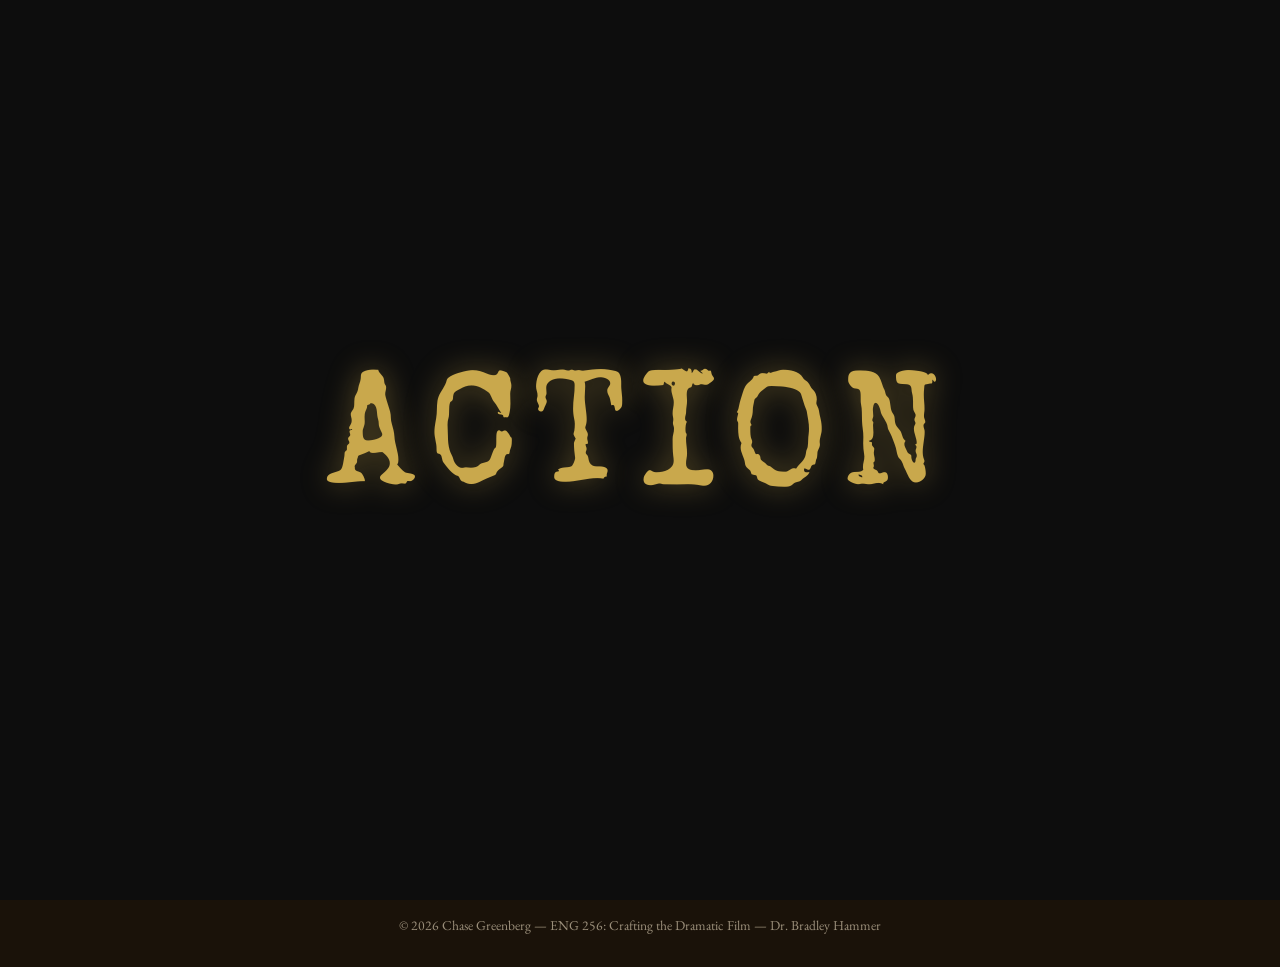
<file: index.html>
<!DOCTYPE html>
<html lang="en">
<head>
  <meta charset="UTF-8">
  <meta name="viewport" content="width=device-width, initial-scale=1.0">
  <title>Chase Greenberg | Film Portfolio</title>
  <link rel="stylesheet" href="style.css">
  <style>
    .hero { visibility: hidden; }
  </style>
</head>
<body>

  <!-- Countdown overlay - in HTML so it appears instantly -->
  <div class="countdown-overlay" id="countdown-overlay">
    <div class="countdown-number" id="countdown-number"></div>
    <div class="countdown-circle" id="countdown-circle"></div>
  </div>

  <nav>
    <div class="nav-inner">
      <a href="index.html" class="logo">Chase Greenberg</a>
      <div class="hamburger" onclick="document.querySelector('.nav-links').classList.toggle('open')">
        <span></span><span></span><span></span>
      </div>
      <div class="nav-links">
        <a href="index.html" class="active">Home</a>
        <a href="about.html">About Me</a>
        <a href="resume.html">Resume</a>
        <a href="film-statement.html">Film Statement</a>
        <a href="films.html">Films</a>
        <a href="quotes.html">Quotes</a>
        <a href="interviews.html">Interviews</a>
        <a href="discussion.html">Forum</a>
        <a href="https://www.linkedin.com/in/chase-greenberg-495a88257/" target="_blank">LinkedIn</a>
      </div>
    </div>
  </nav>

  <section class="hero">
    <div class="poster-frame">
      <img src="images/hit-me-poster.png" alt="Hit Me - Film Poster">
    </div>
    <h1>Chase Greenberg</h1>
    <p class="tagline">Visual Architect &bull; Storyteller &bull; Filmmaker</p>
    <a href="about.html" class="enter-btn">Enter the Portfolio</a>
  </section>

  <footer>
    <p>&copy; 2026 Chase Greenberg &mdash; ENG 256: Crafting the Dramatic Film &mdash; Dr. Bradley Hammer</p>
  </footer>

  <script>
    // Countdown runs inline - no waiting for external scripts
    (function() {
      var overlay = document.getElementById('countdown-overlay');
      var numEl = document.getElementById('countdown-number');
      var circle = document.getElementById('countdown-circle');
      var hero = document.querySelector('.hero');

      var sequence = [
        { text: '3', delay: 450 },
        { text: '2', delay: 450 },
        { text: '1', delay: 450 },
        { text: 'ACTION', delay: 1000 }
      ];
      var idx = 0;

      function showNext() {
        if (idx >= sequence.length) {
          overlay.classList.add('countdown-fade-out');
          hero.style.visibility = 'visible';
          hero.classList.add('hero-reveal');
          setTimeout(function() { overlay.remove(); }, 600);
          return;
        }

        var step = sequence[idx];
        numEl.textContent = step.text;
        numEl.classList.remove('countdown-pop');
        void numEl.offsetWidth;
        numEl.classList.add('countdown-pop');

        if (step.text === 'ACTION') {
          numEl.classList.add('action-text');
        } else {
          numEl.classList.remove('action-text');
        }

        circle.classList.remove('countdown-circle-animate');
        void circle.offsetWidth;
        circle.classList.add('countdown-circle-animate');

        idx++;
        setTimeout(showNext, step.delay);
      }

      showNext();
    })();
  </script>
  <script src="animations.js"></script>
</body>
</html>
</file>
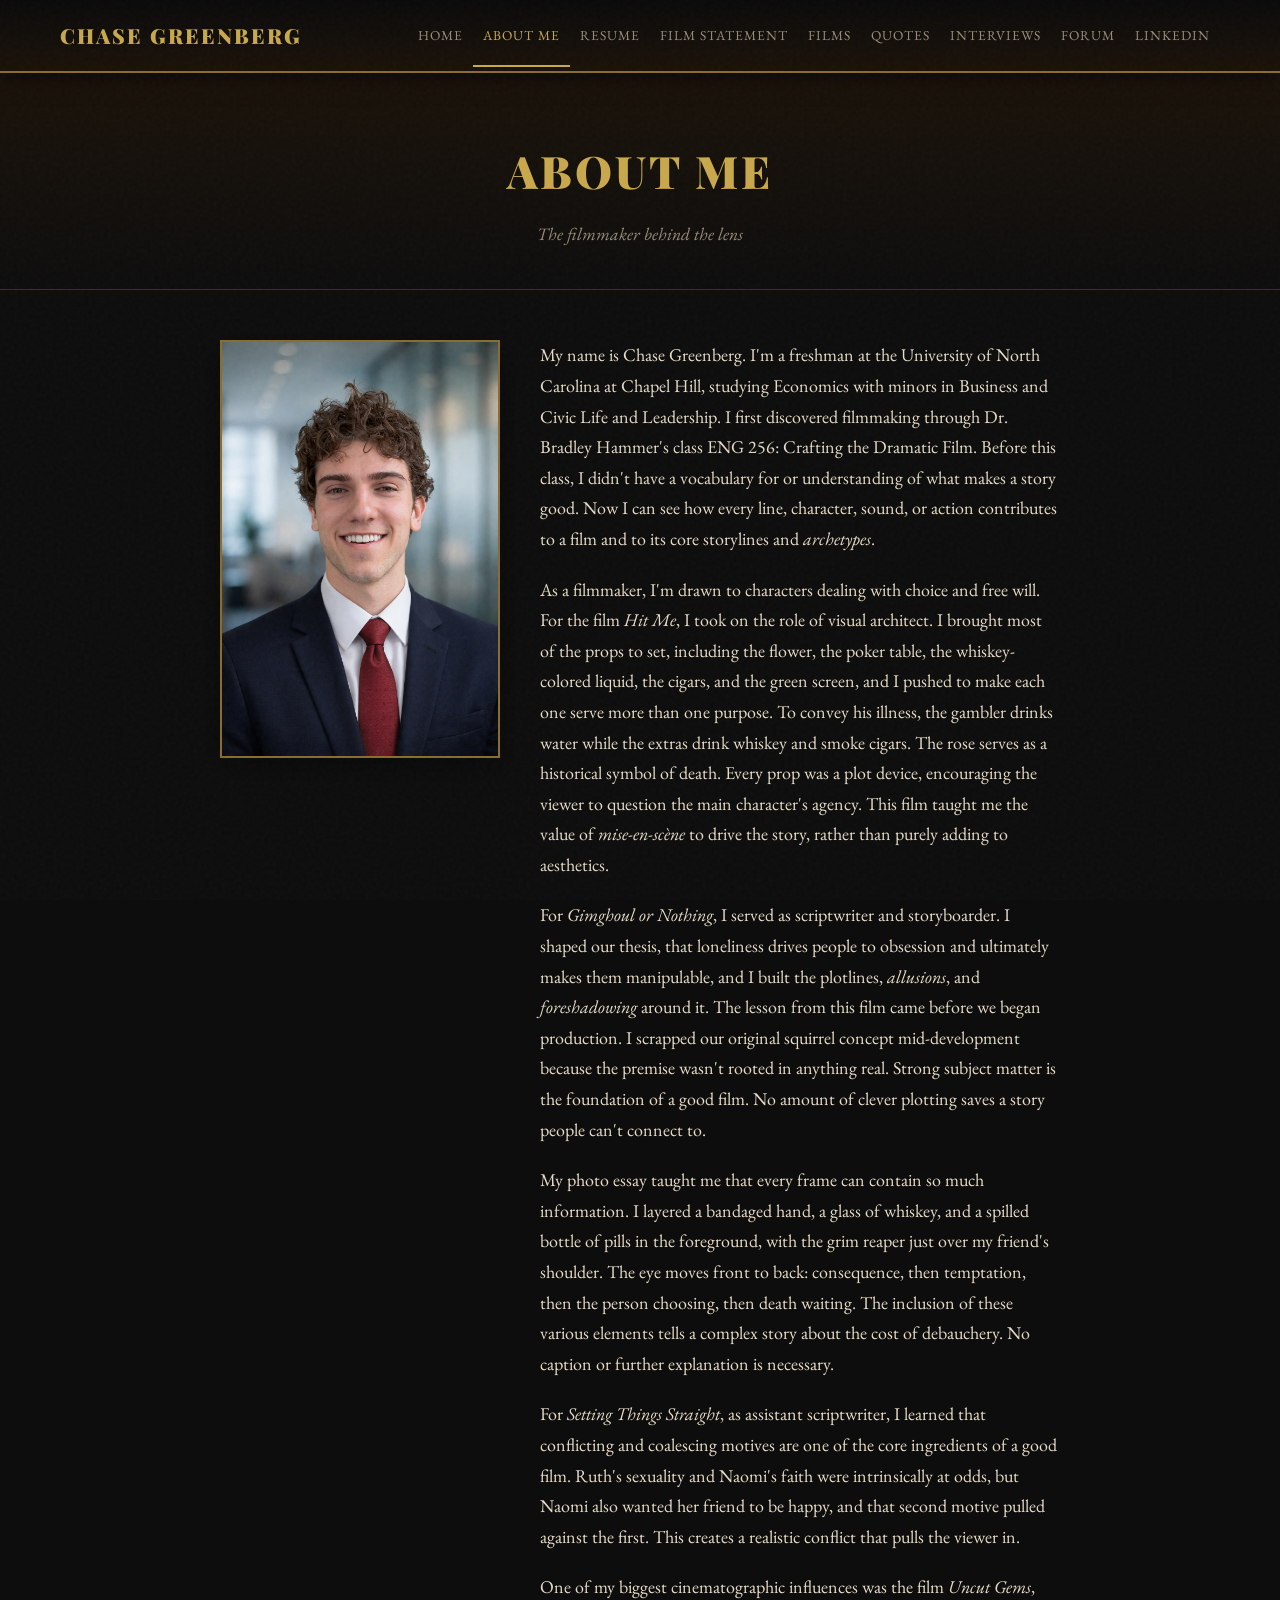
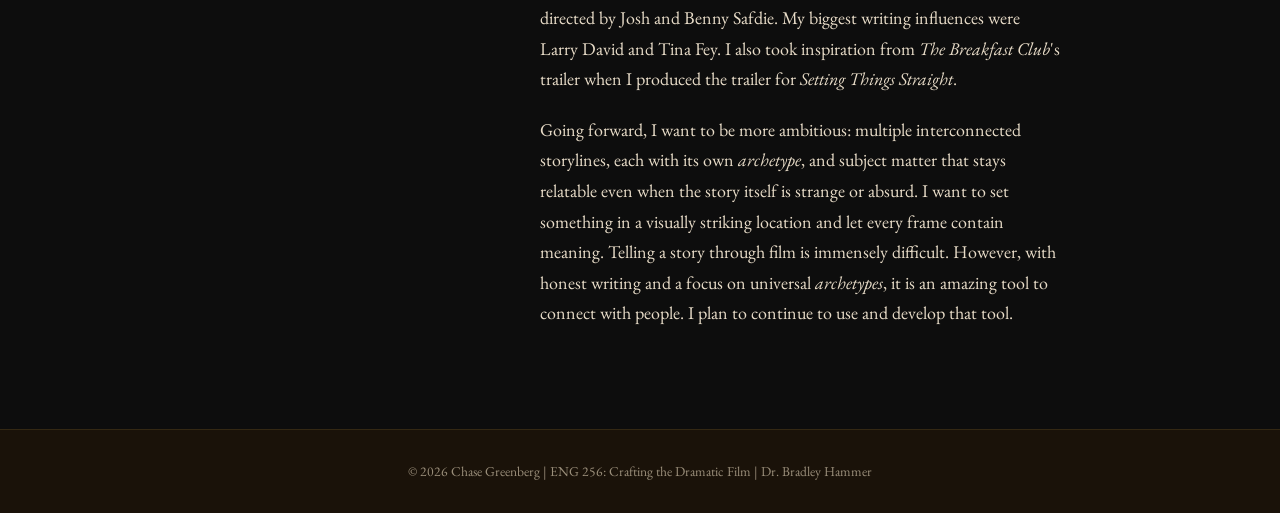
<file: about.html>
<!DOCTYPE html>
<html lang="en">
<head>
  <meta charset="UTF-8">
  <meta name="viewport" content="width=device-width, initial-scale=1.0">
  <title>About Me | Chase Greenberg</title>
  <link rel="stylesheet" href="style.css">
</head>
<body>

  <nav>
    <div class="nav-inner">
      <a href="index.html" class="logo">Chase Greenberg</a>
      <div class="hamburger" onclick="document.querySelector('.nav-links').classList.toggle('open')">
        <span></span><span></span><span></span>
      </div>
      <div class="nav-links">
        <a href="index.html">Home</a>
        <a href="about.html" class="active">About Me</a>
        <a href="resume.html">Resume</a>
        <a href="film-statement.html">Film Statement</a>
        <a href="films.html">Films</a>
        <a href="quotes.html">Quotes</a>
        <a href="interviews.html">Interviews</a>
        <a href="discussion.html">Forum</a>
        <a href="https://www.linkedin.com/in/chase-greenberg-495a88257/" target="_blank">LinkedIn</a>
      </div>
    </div>
  </nav>

  <div class="page-header">
    <h1>About Me</h1>
    <p class="subtitle">The filmmaker behind the lens</p>
  </div>

  <div class="content">
    <div class="about-grid">
      <img src="images/headshot.png" alt="Chase Greenberg headshot" class="about-photo">
      <div>
        <p>My name is Chase Greenberg. I'm a freshman at the University of North Carolina at Chapel Hill, studying Economics with minors in Business and Civic Life and Leadership. I first discovered filmmaking through Dr. Bradley Hammer's class ENG 256: Crafting the Dramatic Film. Before this class, I didn't have a vocabulary for or understanding of what makes a story good. Now I can see how every line, character, sound, or action contributes to a film and to its core storylines and <em>archetypes</em>.</p>

        <p>As a filmmaker, I'm drawn to characters dealing with choice and free will. For the film <em>Hit Me</em>, I took on the role of visual architect. I brought most of the props to set, including the flower, the poker table, the whiskey-colored liquid, the cigars, and the green screen, and I pushed to make each one serve more than one purpose. To convey his illness, the gambler drinks water while the extras drink whiskey and smoke cigars. The rose serves as a historical symbol of death. Every prop was a plot device, encouraging the viewer to question the main character's agency. This film taught me the value of <em>mise-en-sc&egrave;ne</em> to drive the story, rather than purely adding to aesthetics.</p>

        <p>For <em>Gimghoul or Nothing</em>, I served as scriptwriter and storyboarder. I shaped our thesis, that loneliness drives people to obsession and ultimately makes them manipulable, and I built the plotlines, <em>allusions</em>, and <em>foreshadowing</em> around it. The lesson from this film came before we began production. I scrapped our original squirrel concept mid-development because the premise wasn't rooted in anything real. Strong subject matter is the foundation of a good film. No amount of clever plotting saves a story people can't connect to.</p>

        <p>My photo essay taught me that every frame can contain so much information. I layered a bandaged hand, a glass of whiskey, and a spilled bottle of pills in the foreground, with the grim reaper just over my friend's shoulder. The eye moves front to back: consequence, then temptation, then the person choosing, then death waiting. The inclusion of these various elements tells a complex story about the cost of debauchery. No caption or further explanation is necessary.</p>

        <p>For <em>Setting Things Straight</em>, as assistant scriptwriter, I learned that conflicting and coalescing motives are one of the core ingredients of a good film. Ruth's sexuality and Naomi's faith were intrinsically at odds, but Naomi also wanted her friend to be happy, and that second motive pulled against the first. This creates a realistic conflict that pulls the viewer in.</p>

        <p>One of my biggest cinematographic influences was the film <em>Uncut Gems</em>, directed by Josh and Benny Safdie. My biggest writing influences were Larry David and Tina Fey. I also took inspiration from <em>The Breakfast Club</em>'s trailer when I produced the trailer for <em>Setting Things Straight</em>.</p>

        <p>Going forward, I want to be more ambitious: multiple interconnected storylines, each with its own <em>archetype</em>, and subject matter that stays relatable even when the story itself is strange or absurd. I want to set something in a visually striking location and let every frame contain meaning. Telling a story through film is immensely difficult. However, with honest writing and a focus on universal <em>archetypes</em>, it is an amazing tool to connect with people. I plan to continue to use and develop that tool.</p>
      </div>
    </div>
  </div>

  <footer>
    <p>&copy; 2026 Chase Greenberg | ENG 256: Crafting the Dramatic Film | Dr. Bradley Hammer</p>
  </footer>

  <script src="animations.js"></script>
</body>
</html>
</file>
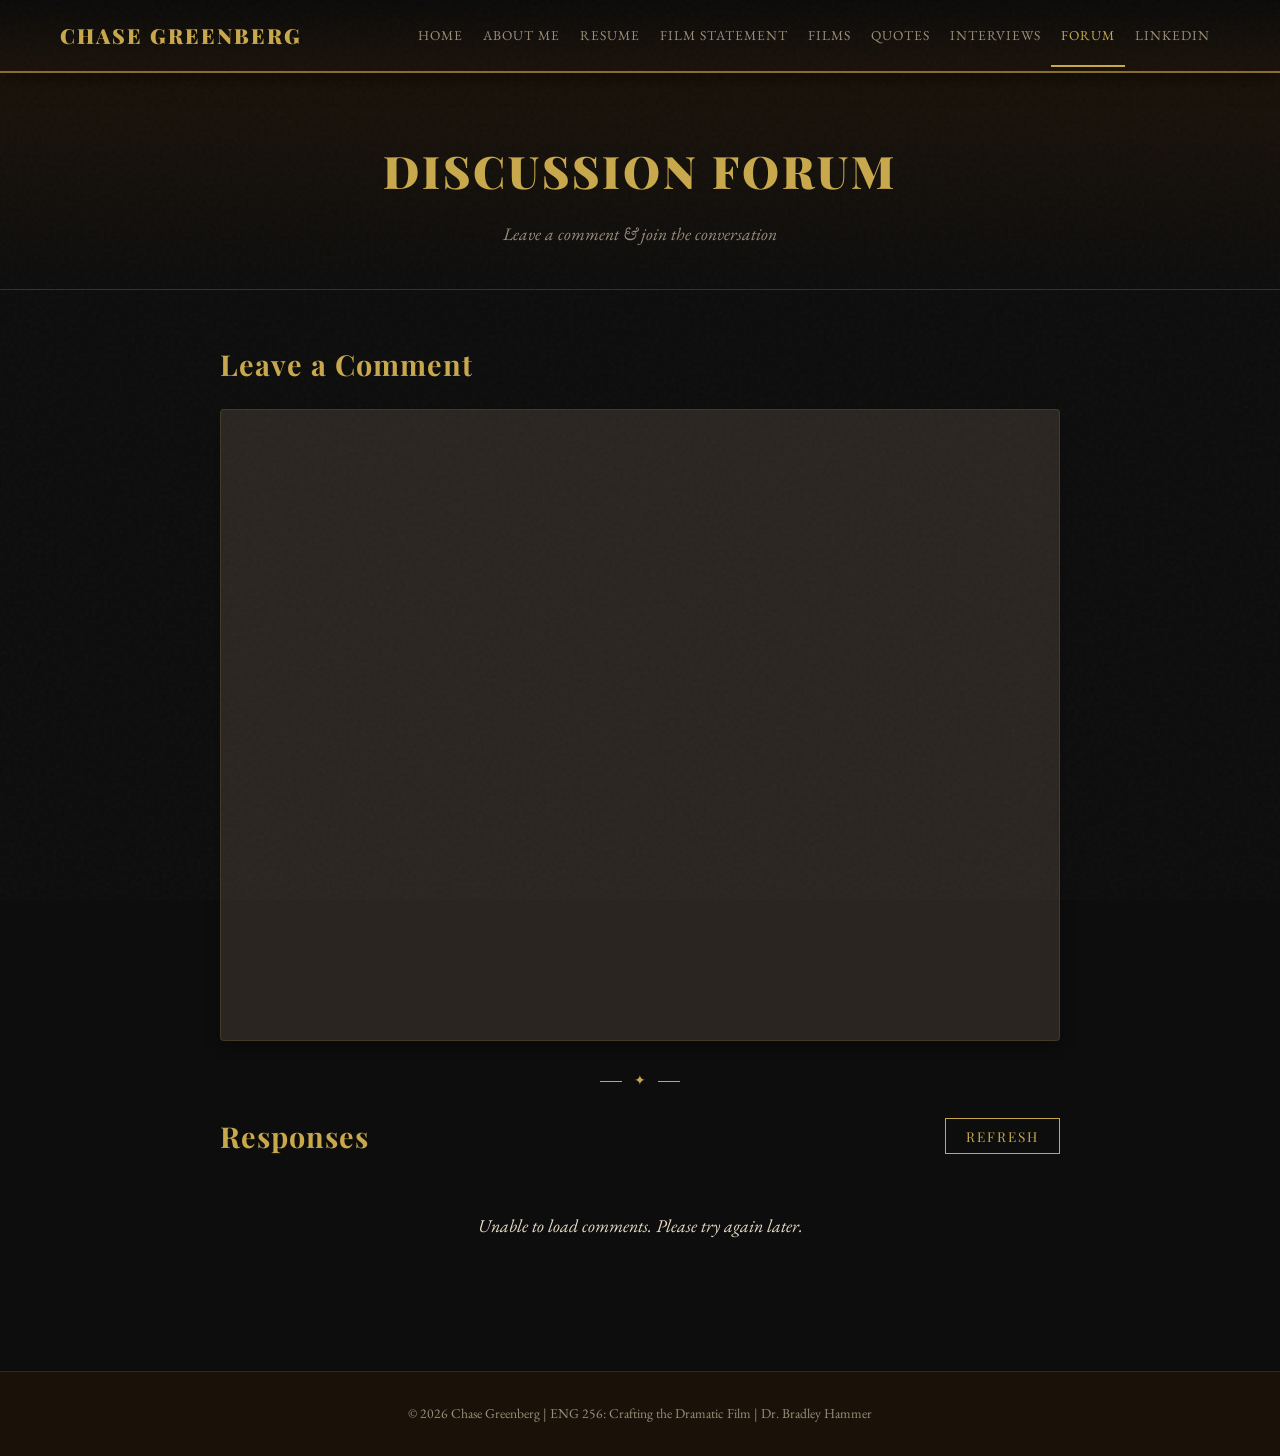
<file: discussion.html>
<!DOCTYPE html>
<html lang="en">
<head>
  <meta charset="UTF-8">
  <meta name="viewport" content="width=device-width, initial-scale=1.0">
  <title>Discussion Forum | Chase Greenberg</title>
  <link rel="stylesheet" href="style.css">
  <style>
    .form-container {
      background: var(--warm-gray);
      border: 1px solid rgba(201, 168, 76, 0.15);
      border-radius: 4px;
      padding: 10px;
      margin-bottom: 40px;
      box-shadow: 0 4px 15px rgba(0,0,0,0.3);
    }
    .form-container iframe {
      width: 100%;
      border: none;
      border-radius: 4px;
    }
    .loading-msg {
      text-align: center;
      color: var(--text-muted);
      font-style: italic;
      padding: 30px;
    }
    .no-posts {
      text-align: center;
      color: var(--text-muted);
      font-style: italic;
      padding: 30px;
    }
  </style>
</head>
<body>

  <nav>
    <div class="nav-inner">
      <a href="index.html" class="logo">Chase Greenberg</a>
      <div class="hamburger" onclick="document.querySelector('.nav-links').classList.toggle('open')">
        <span></span><span></span><span></span>
      </div>
      <div class="nav-links">
        <a href="index.html">Home</a>
        <a href="about.html">About Me</a>
        <a href="resume.html">Resume</a>
        <a href="film-statement.html">Film Statement</a>
        <a href="films.html">Films</a>
        <a href="quotes.html">Quotes</a>
        <a href="interviews.html">Interviews</a>
        <a href="discussion.html" class="active">Forum</a>
        <a href="https://www.linkedin.com/in/chase-greenberg-495a88257/" target="_blank">LinkedIn</a>
      </div>
    </div>
  </nav>

  <div class="page-header">
    <h1>Discussion Forum</h1>
    <p class="subtitle">Leave a comment &amp; join the conversation</p>
  </div>

  <div class="content">

    <h2>Leave a Comment</h2>
    <div class="form-container">
      <iframe src="https://docs.google.com/forms/d/e/1FAIpQLScQ_e_1FWiyJayqxvwGYOoNOvcFgq4pxeWiJKsa4YHnAmuB7w/viewform?embedded=true" height="600" title="Discussion Board Comment Form">Loading...</iframe>
    </div>

    <div class="divider"></div>

    <div style="display: flex; align-items: center; justify-content: space-between; margin-bottom: 20px;">
      <h2 style="margin-bottom: 0;">Responses</h2>
      <button onclick="loadResponses()" style="padding: 8px 20px; font-family: 'Playfair Display', serif; font-size: 0.85rem; letter-spacing: 2px; text-transform: uppercase; color: var(--gold); border: 1px solid var(--gold); background: transparent; cursor: pointer; transition: all 0.3s;" onmouseover="this.style.background='var(--gold)';this.style.color='var(--dark)'" onmouseout="this.style.background='transparent';this.style.color='var(--gold)'">Refresh</button>
    </div>
    <div id="responses-container">
      <p class="loading-msg">Loading comments...</p>
    </div>

  </div>

  <footer>
    <p>&copy; 2026 Chase Greenberg | ENG 256: Crafting the Dramatic Film | Dr. Bradley Hammer</p>
  </footer>

  <script>
    const SHEET_CSV_URL = 'https://docs.google.com/spreadsheets/d/e/2PACX-1vQqHCpp3kad5SqL0eCX-mnvi6m0TLj3Q_De-HZaE1fwkG9jGhpvCpliyAHxiIv2IUWBcOoELAOObRJm/pub?output=csv';

    function parseCSV(text) {
      const rows = [];
      let current = '';
      let inQuotes = false;
      let row = [];
      for (let i = 0; i < text.length; i++) {
        const ch = text[i];
        if (inQuotes) {
          if (ch === '"' && text[i + 1] === '"') {
            current += '"';
            i++;
          } else if (ch === '"') {
            inQuotes = false;
          } else {
            current += ch;
          }
        } else {
          if (ch === '"') {
            inQuotes = true;
          } else if (ch === ',') {
            row.push(current.trim());
            current = '';
          } else if (ch === '\n' || (ch === '\r' && text[i + 1] === '\n')) {
            row.push(current.trim());
            rows.push(row);
            row = [];
            current = '';
            if (ch === '\r') i++;
          } else {
            current += ch;
          }
        }
      }
      if (current || row.length) {
        row.push(current.trim());
        rows.push(row);
      }
      return rows;
    }

    function formatDate(dateStr) {
      if (!dateStr) return '';
      try {
        const d = new Date(dateStr);
        return d.toLocaleDateString('en-US', { month: 'long', year: 'numeric' });
      } catch {
        return dateStr;
      }
    }

    function escapeHTML(str) {
      const div = document.createElement('div');
      div.textContent = str;
      return div.innerHTML;
    }

    async function loadResponses() {
      const container = document.getElementById('responses-container');
      try {
        const res = await fetch(SHEET_CSV_URL);
        if (!res.ok) throw new Error('Failed to fetch');
        const text = await res.text();
        const rows = parseCSV(text);

        if (rows.length < 2) {
          container.innerHTML = '<p class="no-posts">No comments yet. Be the first to leave one above!</p>';
          return;
        }

        // Find column indices from header row
        const headers = rows[0].map(h => h.toLowerCase());
        const timeIdx = headers.findIndex(h => h.includes('timestamp') || h.includes('time'));
        const nameIdx = headers.findIndex(h => h.includes('name'));
        const commentIdx = headers.findIndex(h => h.includes('comment') || h.includes('message') || h.includes('post'));
        const replyIdx = headers.findIndex(h => h.includes('reply') || h.includes('response'));

        // Use fallback column positions if headers don't match
        const tIdx = timeIdx >= 0 ? timeIdx : 0;
        const nIdx = nameIdx >= 0 ? nameIdx : 1;
        const cIdx = commentIdx >= 0 ? commentIdx : 2;
        const rIdx = replyIdx >= 0 ? replyIdx : 3;

        let html = '';
        for (let i = rows.length - 1; i >= 1; i--) {
          const row = rows[i];
          const name = row[nIdx] || 'Anonymous';
          const comment = row[cIdx] || '';
          const date = formatDate(row[tIdx]);
          const reply = row[rIdx] || '';

          if (!comment) continue;

          html += '<div class="forum-post">';
          html += '<p class="post-author">' + escapeHTML(name) + '</p>';
          if (date) html += '<p class="post-date">' + escapeHTML(date) + '</p>';
          html += '<p class="post-body">' + escapeHTML(comment) + '</p>';

          if (reply) {
            html += '<div class="reply">';
            html += '<p class="post-author">Chase Greenberg</p>';
            html += '<p class="post-body">' + escapeHTML(reply) + '</p>';
            html += '</div>';
          }

          html += '</div>';
        }

        container.innerHTML = html || '<p class="no-posts">No comments yet. Be the first to leave one above!</p>';

      } catch (err) {
        container.innerHTML = '<p class="no-posts">Unable to load comments. Please try again later.</p>';
      }
    }

    loadResponses();
  </script>

  <script src="animations.js"></script>
</body>
</html>
</file>
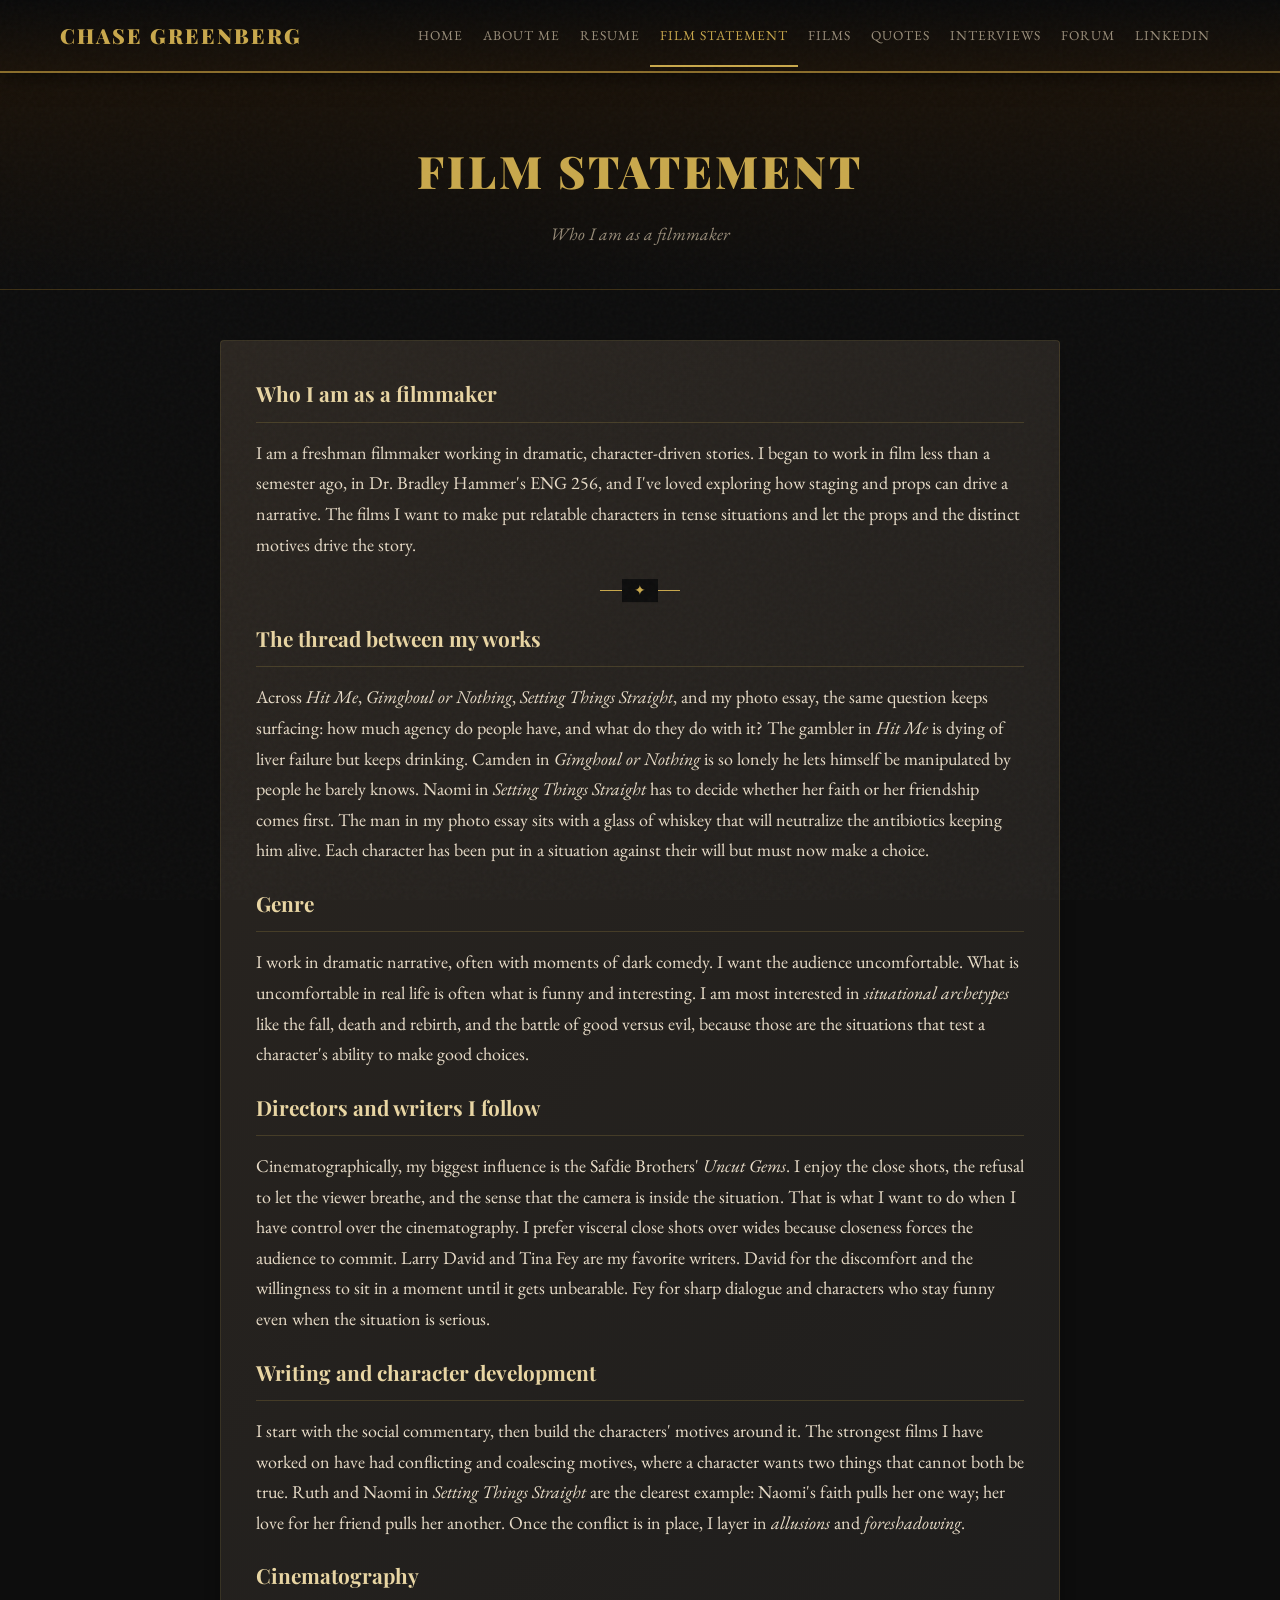
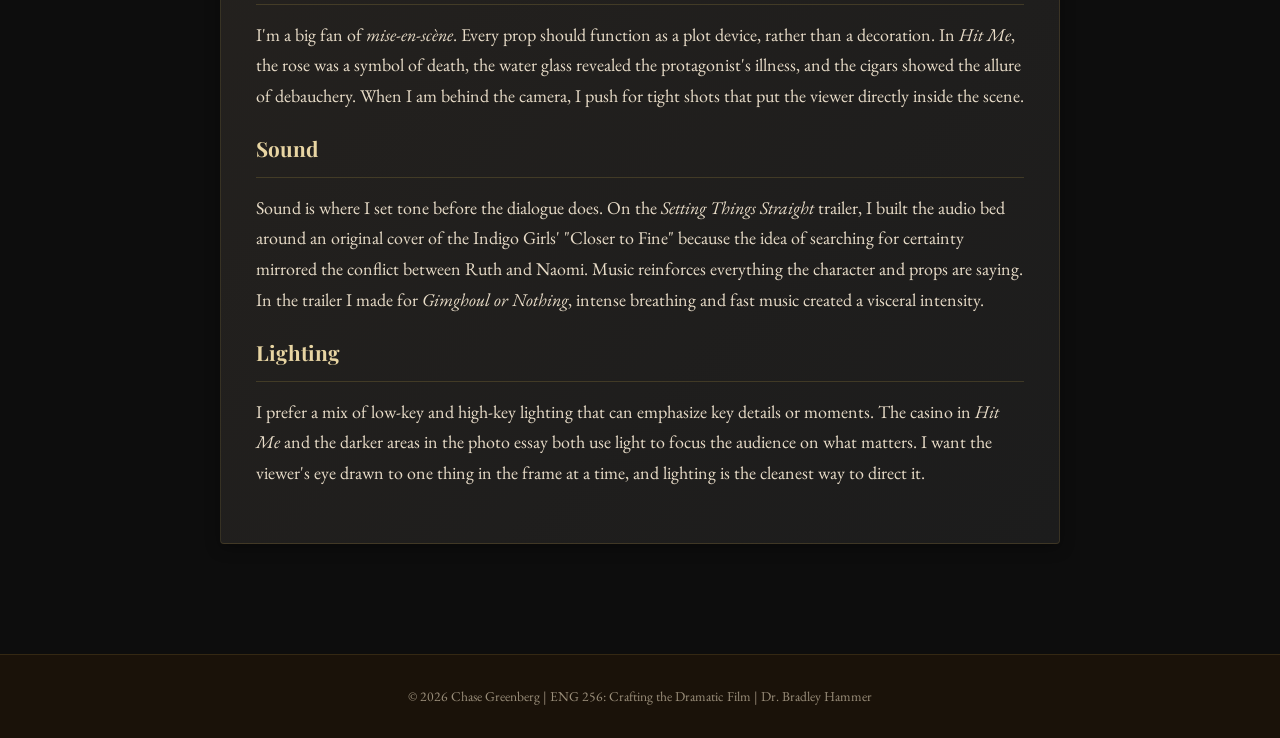
<file: film-statement.html>
<!DOCTYPE html>
<html lang="en">
<head>
  <meta charset="UTF-8">
  <meta name="viewport" content="width=device-width, initial-scale=1.0">
  <title>Film Statement | Chase Greenberg</title>
  <link rel="stylesheet" href="style.css">
</head>
<body>

  <nav>
    <div class="nav-inner">
      <a href="index.html" class="logo">Chase Greenberg</a>
      <div class="hamburger" onclick="document.querySelector('.nav-links').classList.toggle('open')">
        <span></span><span></span><span></span>
      </div>
      <div class="nav-links">
        <a href="index.html">Home</a>
        <a href="about.html">About Me</a>
        <a href="resume.html">Resume</a>
        <a href="film-statement.html" class="active">Film Statement</a>
        <a href="films.html">Films</a>
        <a href="quotes.html">Quotes</a>
        <a href="interviews.html">Interviews</a>
        <a href="discussion.html">Forum</a>
        <a href="https://www.linkedin.com/in/chase-greenberg-495a88257/" target="_blank">LinkedIn</a>
      </div>
    </div>
  </nav>

  <div class="page-header">
    <h1>Film Statement</h1>
    <p class="subtitle">Who I am as a filmmaker</p>
  </div>

  <div class="content">
    <div class="card">
      <h3>Who I am as a filmmaker</h3>
      <p>I am a freshman filmmaker working in dramatic, character-driven stories. I began to work in film less than a semester ago, in Dr. Bradley Hammer's ENG 256, and I've loved exploring how staging and props can drive a narrative. The films I want to make put relatable characters in tense situations and let the props and the distinct motives drive the story.</p>

      <div class="divider"></div>

      <h3>The thread between my works</h3>
      <p>Across <em>Hit Me</em>, <em>Gimghoul or Nothing</em>, <em>Setting Things Straight</em>, and my photo essay, the same question keeps surfacing: how much agency do people have, and what do they do with it? The gambler in <em>Hit Me</em> is dying of liver failure but keeps drinking. Camden in <em>Gimghoul or Nothing</em> is so lonely he lets himself be manipulated by people he barely knows. Naomi in <em>Setting Things Straight</em> has to decide whether her faith or her friendship comes first. The man in my photo essay sits with a glass of whiskey that will neutralize the antibiotics keeping him alive. Each character has been put in a situation against their will but must now make a choice.</p>

      <h3>Genre</h3>
      <p>I work in dramatic narrative, often with moments of dark comedy. I want the audience uncomfortable. What is uncomfortable in real life is often what is funny and interesting. I am most interested in <em>situational archetypes</em> like the fall, death and rebirth, and the battle of good versus evil, because those are the situations that test a character's ability to make good choices.</p>

      <h3>Directors and writers I follow</h3>
      <p>Cinematographically, my biggest influence is the Safdie Brothers' <em>Uncut Gems</em>. I enjoy the close shots, the refusal to let the viewer breathe, and the sense that the camera is inside the situation. That is what I want to do when I have control over the cinematography. I prefer visceral close shots over wides because closeness forces the audience to commit. Larry David and Tina Fey are my favorite writers. David for the discomfort and the willingness to sit in a moment until it gets unbearable. Fey for sharp dialogue and characters who stay funny even when the situation is serious.</p>

      <h3>Writing and character development</h3>
      <p>I start with the social commentary, then build the characters' motives around it. The strongest films I have worked on have had conflicting and coalescing motives, where a character wants two things that cannot both be true. Ruth and Naomi in <em>Setting Things Straight</em> are the clearest example: Naomi's faith pulls her one way; her love for her friend pulls her another. Once the conflict is in place, I layer in <em>allusions</em> and <em>foreshadowing</em>.</p>

      <h3>Cinematography</h3>
      <p>I'm a big fan of <em>mise-en-sc&egrave;ne</em>. Every prop should function as a plot device, rather than a decoration. In <em>Hit Me</em>, the rose was a symbol of death, the water glass revealed the protagonist's illness, and the cigars showed the allure of debauchery. When I am behind the camera, I push for tight shots that put the viewer directly inside the scene.</p>

      <h3>Sound</h3>
      <p>Sound is where I set tone before the dialogue does. On the <em>Setting Things Straight</em> trailer, I built the audio bed around an original cover of the Indigo Girls' "Closer to Fine" because the idea of searching for certainty mirrored the conflict between Ruth and Naomi. Music reinforces everything the character and props are saying. In the trailer I made for <em>Gimghoul or Nothing</em>, intense breathing and fast music created a visceral intensity.</p>

      <h3>Lighting</h3>
      <p>I prefer a mix of low-key and high-key lighting that can emphasize key details or moments. The casino in <em>Hit Me</em> and the darker areas in the photo essay both use light to focus the audience on what matters. I want the viewer's eye drawn to one thing in the frame at a time, and lighting is the cleanest way to direct it.</p>
    </div>
  </div>

  <footer>
    <p>&copy; 2026 Chase Greenberg | ENG 256: Crafting the Dramatic Film | Dr. Bradley Hammer</p>
  </footer>

  <script src="animations.js"></script>
</body>
</html>
</file>
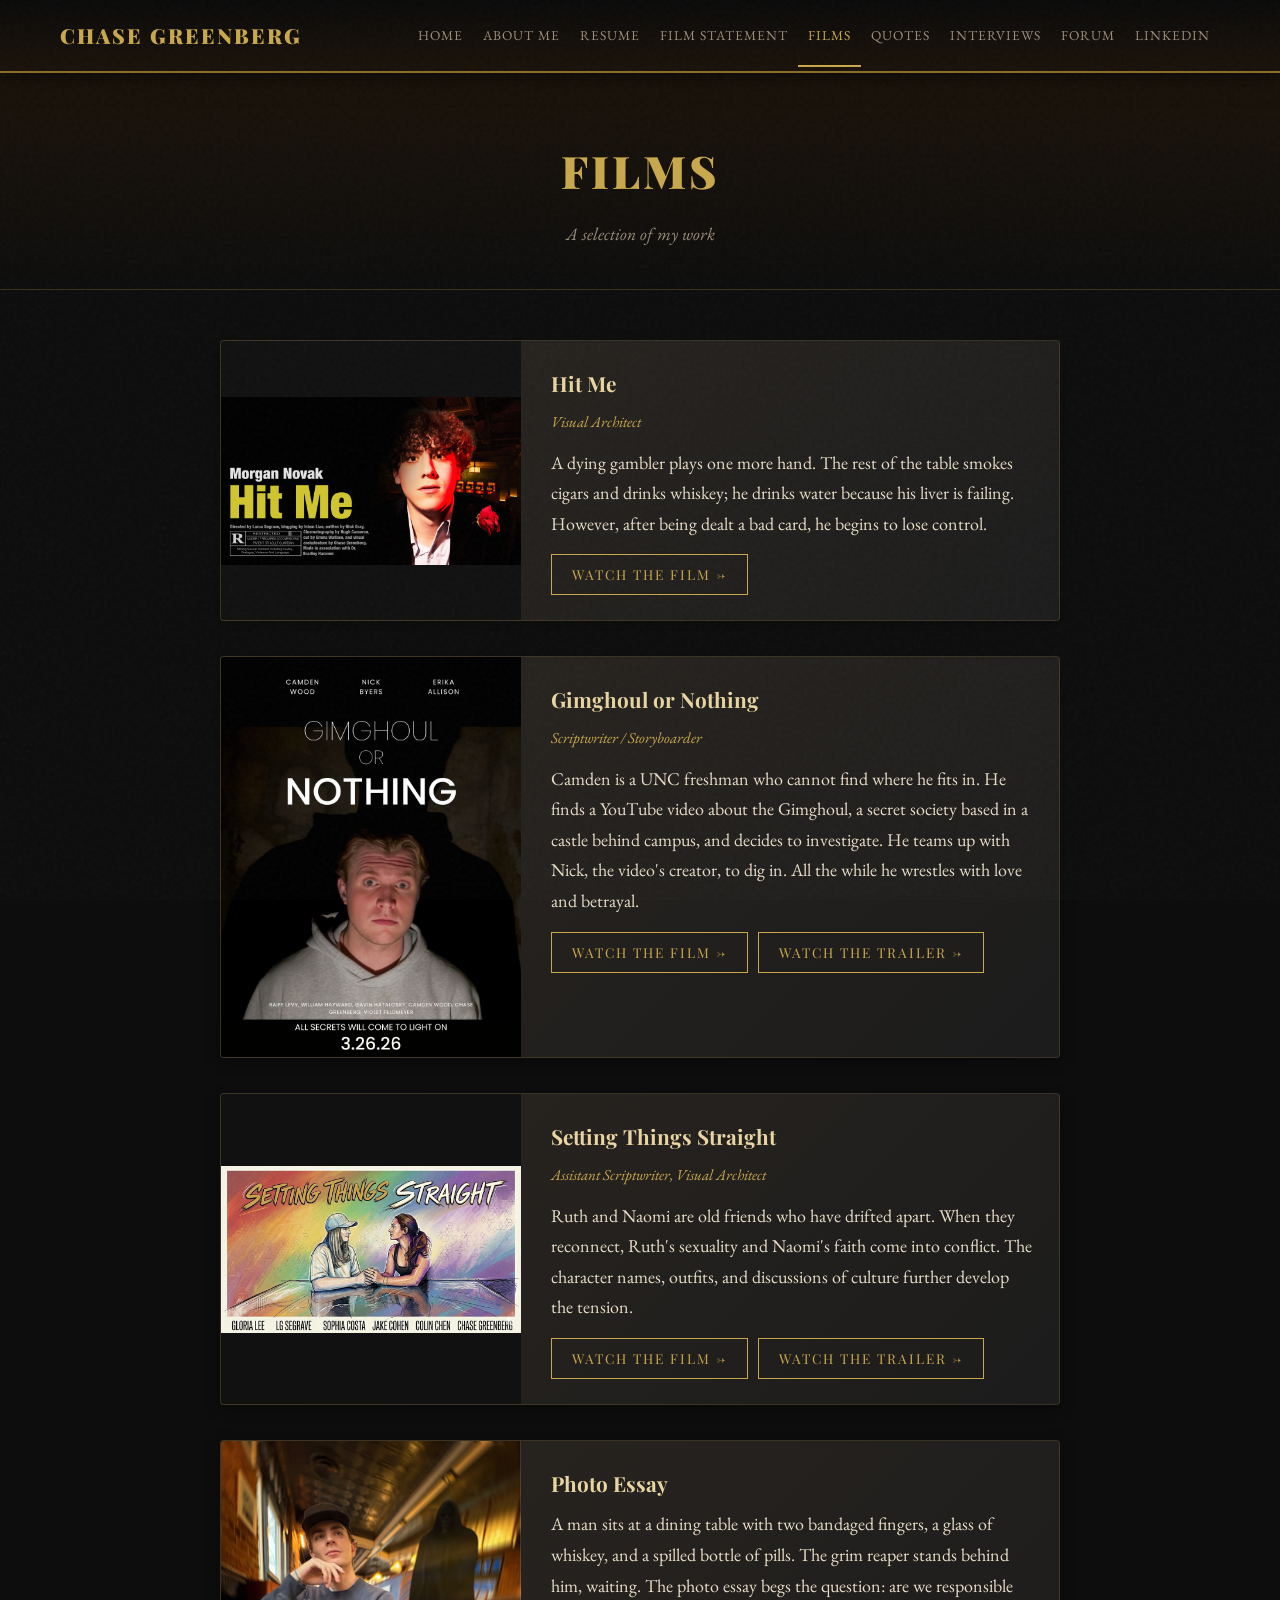
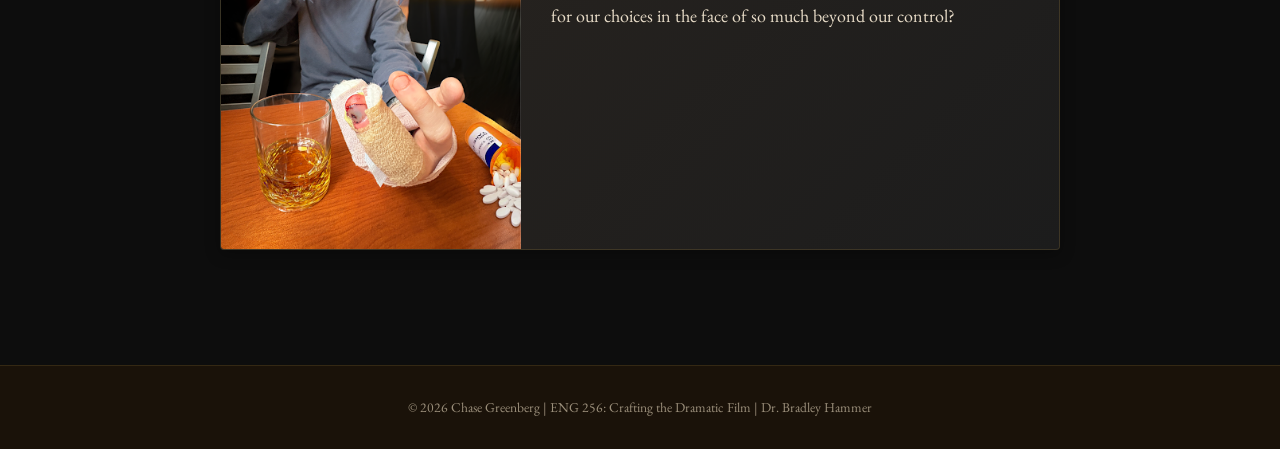
<file: films.html>
<!DOCTYPE html>
<html lang="en">
<head>
  <meta charset="UTF-8">
  <meta name="viewport" content="width=device-width, initial-scale=1.0">
  <title>Films | Chase Greenberg</title>
  <link rel="stylesheet" href="style.css">
</head>
<body>

  <nav>
    <div class="nav-inner">
      <a href="index.html" class="logo">Chase Greenberg</a>
      <div class="hamburger" onclick="document.querySelector('.nav-links').classList.toggle('open')">
        <span></span><span></span><span></span>
      </div>
      <div class="nav-links">
        <a href="index.html">Home</a>
        <a href="about.html">About Me</a>
        <a href="resume.html">Resume</a>
        <a href="film-statement.html">Film Statement</a>
        <a href="films.html" class="active">Films</a>
        <a href="quotes.html">Quotes</a>
        <a href="interviews.html">Interviews</a>
        <a href="discussion.html">Forum</a>
        <a href="https://www.linkedin.com/in/chase-greenberg-495a88257/" target="_blank">LinkedIn</a>
      </div>
    </div>
  </nav>

  <div class="page-header">
    <h1>Films</h1>
    <p class="subtitle">A selection of my work</p>
  </div>

  <div class="content">

    <!-- Hit Me -->
    <div class="film-card">
      <img src="images/hit-me-poster.png" alt="Hit Me - Film Poster">
      <div class="film-info">
        <h3>Hit Me</h3>
        <p class="film-role">Visual Architect</p>
        <p class="film-synopsis">A dying gambler plays one more hand. The rest of the table smokes cigars and drinks whiskey; he drinks water because his liver is failing. However, after being dealt a bad card, he begins to lose control.</p>
        <div class="film-links">
          <a href="https://www.youtube.com/watch?v=22s6n4WqlB4" target="_blank" class="film-link">Watch the Film &rarr;</a>
        </div>
      </div>
    </div>

    <!-- Gimghoul or Nothing -->
    <div class="film-card">
      <img src="images/gimghoul-poster.png" alt="Gimghoul or Nothing - Documentary Poster">
      <div class="film-info">
        <h3>Gimghoul or Nothing</h3>
        <p class="film-role">Scriptwriter / Storyboarder</p>
        <p class="film-synopsis">Camden is a UNC freshman who cannot find where he fits in. He finds a YouTube video about the Gimghoul, a secret society based in a castle behind campus, and decides to investigate. He teams up with Nick, the video's creator, to dig in. All the while he wrestles with love and betrayal.</p>
        <div class="film-links">
          <a href="https://youtu.be/Fx7Awq_Quwc" target="_blank" class="film-link">Watch the Film &rarr;</a>
          <a href="https://youtu.be/CY8zjHC20FM" target="_blank" class="film-link">Watch the Trailer &rarr;</a>
        </div>
      </div>
    </div>

    <!-- Setting Things Straight -->
    <div class="film-card">
      <img src="images/setting-things-straight-poster.jpg" alt="Setting Things Straight - Film Poster">
      <div class="film-info">
        <h3>Setting Things Straight</h3>
        <p class="film-role">Assistant Scriptwriter, Visual Architect</p>
        <p class="film-synopsis">Ruth and Naomi are old friends who have drifted apart. When they reconnect, Ruth's sexuality and Naomi's faith come into conflict. The character names, outfits, and discussions of culture further develop the tension.</p>
        <div class="film-links">
          <a href="https://www.youtube.com/watch?v=HXK8uiFxIyw" target="_blank" class="film-link">Watch the Film &rarr;</a>
          <a href="https://youtu.be/7KqFJd4qJMo" target="_blank" class="film-link">Watch the Trailer &rarr;</a>
        </div>
      </div>
    </div>

    <!-- Photo Essay -->
    <div class="film-card">
      <img src="images/photo-essay.png" alt="Photo Essay - Suffering and Responsibility">
      <div class="film-info">
        <h3>Photo Essay</h3>
        <p class="film-synopsis">A man sits at a dining table with two bandaged fingers, a glass of whiskey, and a spilled bottle of pills. The grim reaper stands behind him, waiting. The photo essay begs the question: are we responsible for our choices in the face of so much beyond our control?</p>
      </div>
    </div>

  </div>

  <footer>
    <p>&copy; 2026 Chase Greenberg | ENG 256: Crafting the Dramatic Film | Dr. Bradley Hammer</p>
  </footer>

  <script src="animations.js"></script>
</body>
</html>
</file>
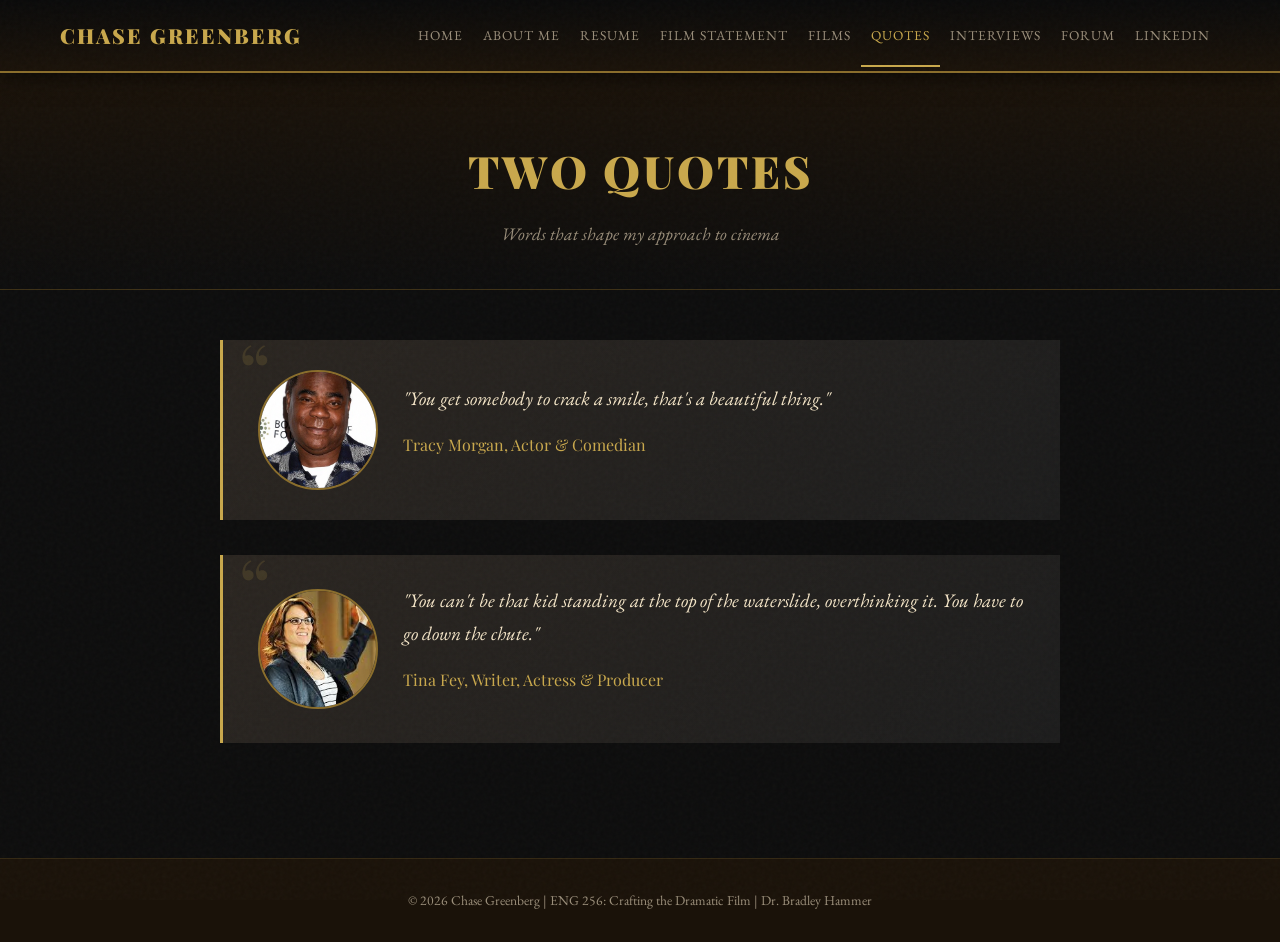
<file: quotes.html>
<!DOCTYPE html>
<html lang="en">
<head>
  <meta charset="UTF-8">
  <meta name="viewport" content="width=device-width, initial-scale=1.0">
  <title>Quotes | Chase Greenberg</title>
  <link rel="stylesheet" href="style.css">
</head>
<body>

  <nav>
    <div class="nav-inner">
      <a href="index.html" class="logo">Chase Greenberg</a>
      <div class="hamburger" onclick="document.querySelector('.nav-links').classList.toggle('open')">
        <span></span><span></span><span></span>
      </div>
      <div class="nav-links">
        <a href="index.html">Home</a>
        <a href="about.html">About Me</a>
        <a href="resume.html">Resume</a>
        <a href="film-statement.html">Film Statement</a>
        <a href="films.html">Films</a>
        <a href="quotes.html" class="active">Quotes</a>
        <a href="interviews.html">Interviews</a>
        <a href="discussion.html">Forum</a>
        <a href="https://www.linkedin.com/in/chase-greenberg-495a88257/" target="_blank">LinkedIn</a>
      </div>
    </div>
  </nav>

  <div class="page-header">
    <h1>Two Quotes</h1>
    <p class="subtitle">Words that shape my approach to cinema</p>
  </div>

  <div class="content">

    <div class="quote-card" style="display: flex; gap: 25px; align-items: center;">
      <img src="images/tracy-morgan.jpg" alt="Tracy Morgan" style="width: 120px; height: 120px; object-fit: cover; border-radius: 50%; border: 2px solid var(--gold-dark); flex-shrink: 0;">
      <div>
        <blockquote>
          "You get somebody to crack a smile, that's a beautiful thing."
        </blockquote>
        <p class="attribution">Tracy Morgan, Actor &amp; Comedian</p>
      </div>
    </div>

    <div class="quote-card" style="display: flex; gap: 25px; align-items: center;">
      <img src="images/tina-fey.jpg" alt="Tina Fey" style="width: 120px; height: 120px; object-fit: cover; border-radius: 50%; border: 2px solid var(--gold-dark); flex-shrink: 0;">
      <div>
        <blockquote>
          "You can't be that kid standing at the top of the waterslide, overthinking it. You have to go down the chute."
        </blockquote>
        <p class="attribution">Tina Fey, Writer, Actress &amp; Producer</p>
      </div>
    </div>

  </div>

  <footer>
    <p>&copy; 2026 Chase Greenberg | ENG 256: Crafting the Dramatic Film | Dr. Bradley Hammer</p>
  </footer>

  <script src="animations.js"></script>
</body>
</html>
</file>
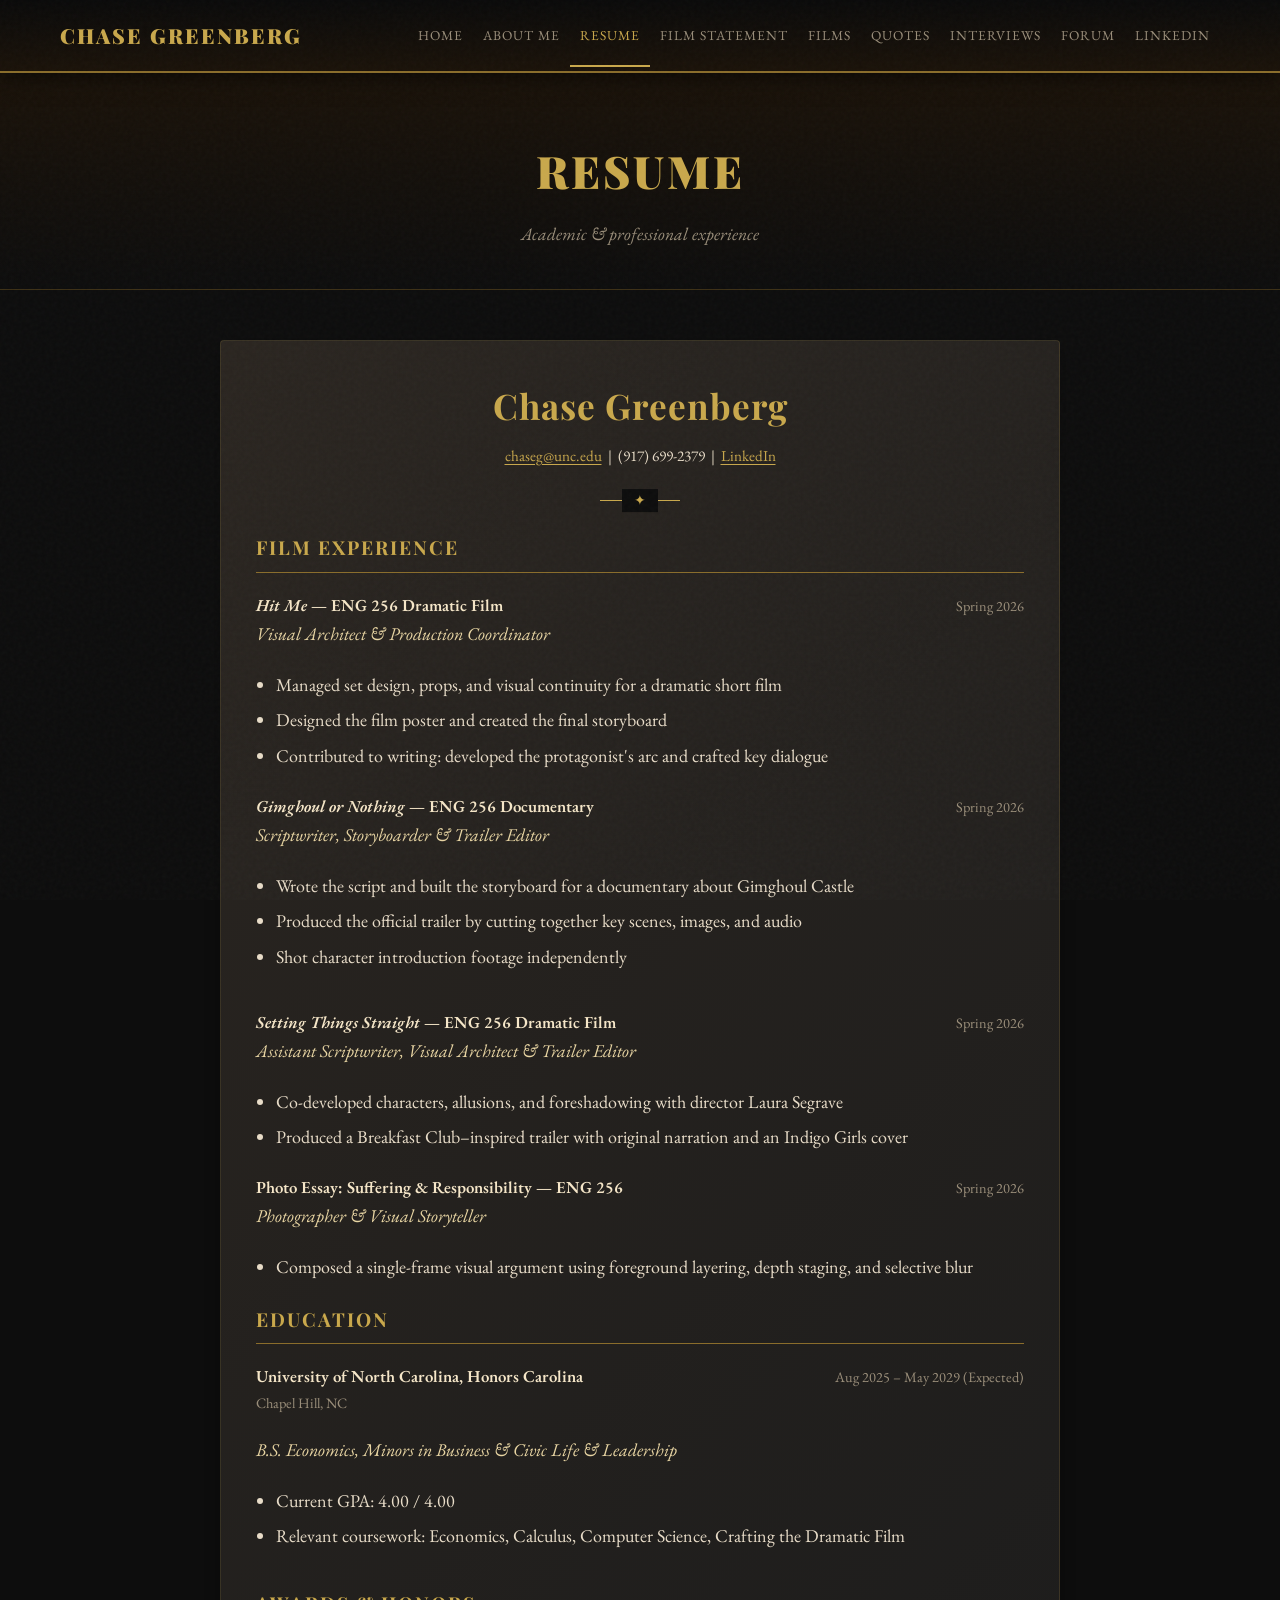
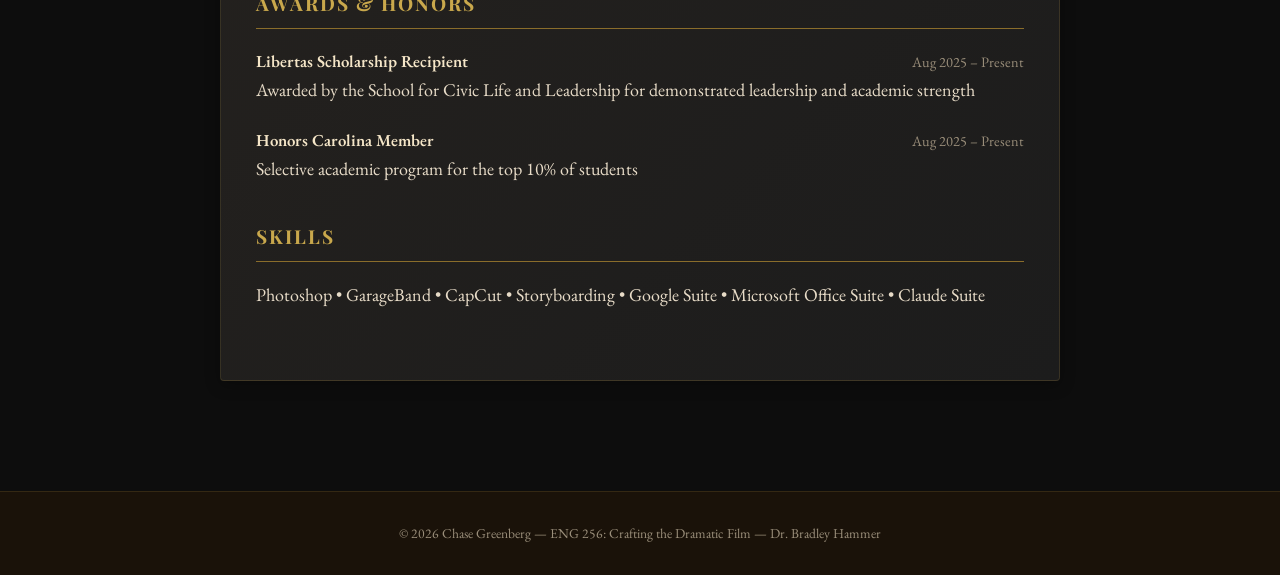
<file: resume.html>
<!DOCTYPE html>
<html lang="en">
<head>
  <meta charset="UTF-8">
  <meta name="viewport" content="width=device-width, initial-scale=1.0">
  <title>Resume | Chase Greenberg</title>
  <link rel="stylesheet" href="style.css">
</head>
<body>

  <nav>
    <div class="nav-inner">
      <a href="index.html" class="logo">Chase Greenberg</a>
      <div class="hamburger" onclick="document.querySelector('.nav-links').classList.toggle('open')">
        <span></span><span></span><span></span>
      </div>
      <div class="nav-links">
        <a href="index.html">Home</a>
        <a href="about.html">About Me</a>
        <a href="resume.html" class="active">Resume</a>
        <a href="film-statement.html">Film Statement</a>
        <a href="films.html">Films</a>
        <a href="quotes.html">Quotes</a>
        <a href="interviews.html">Interviews</a>
        <a href="discussion.html">Forum</a>
        <a href="https://www.linkedin.com/in/chase-greenberg-495a88257/" target="_blank">LinkedIn</a>
      </div>
    </div>
  </nav>

  <div class="page-header">
    <h1>Resume</h1>
    <p class="subtitle">Academic &amp; professional experience</p>
  </div>

  <div class="content">
    <div class="card">
      <div class="resume-header">
        <h2>Chase Greenberg</h2>
        <p class="resume-contact">
          <a href="mailto:chaseg@unc.edu">chaseg@unc.edu</a> &nbsp;|&nbsp;
          (917) 699-2379 &nbsp;|&nbsp;
          <a href="https://www.linkedin.com/in/chase-greenberg-495a88257/" target="_blank">LinkedIn</a>
        </p>
      </div>

      <div class="divider"></div>

      <!-- Film Experience -->
      <div class="resume-section">
        <h3>Film Experience</h3>

        <div class="resume-item">
          <div class="title-row">
            <span class="org"><em>Hit Me</em> &mdash; ENG 256 Dramatic Film</span>
            <span class="dates">Spring 2026</span>
          </div>
          <p class="role">Visual Architect &amp; Production Coordinator</p>
          <ul>
            <li>Managed set design, props, and visual continuity for a dramatic short film</li>
            <li>Designed the film poster and created the final storyboard</li>
            <li>Contributed to writing: developed the protagonist's arc and crafted key dialogue</li>
          </ul>
        </div>

        <div class="resume-item">
          <div class="title-row">
            <span class="org"><em>Gimghoul or Nothing</em> &mdash; ENG 256 Documentary</span>
            <span class="dates">Spring 2026</span>
          </div>
          <p class="role">Scriptwriter, Storyboarder &amp; Trailer Editor</p>
          <ul>
            <li>Wrote the script and built the storyboard for a documentary about Gimghoul Castle</li>
            <li>Produced the official trailer by cutting together key scenes, images, and audio</li>
            <li>Shot character introduction footage independently</li>
          </ul>
        </div>
      </div>

        <div class="resume-item">
          <div class="title-row">
            <span class="org"><em>Setting Things Straight</em> &mdash; ENG 256 Dramatic Film</span>
            <span class="dates">Spring 2026</span>
          </div>
          <p class="role">Assistant Scriptwriter, Visual Architect &amp; Trailer Editor</p>
          <ul>
            <li>Co-developed characters, allusions, and foreshadowing with director Laura Segrave</li>
            <li>Produced a Breakfast Club&ndash;inspired trailer with original narration and an Indigo Girls cover</li>
          </ul>
        </div>

        <div class="resume-item">
          <div class="title-row">
            <span class="org">Photo Essay: Suffering &amp; Responsibility &mdash; ENG 256</span>
            <span class="dates">Spring 2026</span>
          </div>
          <p class="role">Photographer &amp; Visual Storyteller</p>
          <ul>
            <li>Composed a single-frame visual argument using foreground layering, depth staging, and selective blur</li>
          </ul>
        </div>

      <!-- Education -->
      <div class="resume-section">
        <h3>Education</h3>
        <div class="resume-item">
          <div class="title-row">
            <span class="org">University of North Carolina, Honors Carolina</span>
            <span class="dates">Aug 2025 &ndash; May 2029 (Expected)</span>
          </div>
          <p class="location">Chapel Hill, NC</p>
          <p class="role">B.S. Economics, Minors in Business &amp; Civic Life &amp; Leadership</p>
          <ul>
            <li>Current GPA: 4.00 / 4.00</li>
            <li>Relevant coursework: Economics, Calculus, Computer Science, Crafting the Dramatic Film</li>
          </ul>
        </div>
      </div>

      <!-- Awards -->
      <div class="resume-section">
        <h3>Awards &amp; Honors</h3>
        <div class="resume-item">
          <div class="title-row">
            <span class="org">Libertas Scholarship Recipient</span>
            <span class="dates">Aug 2025 &ndash; Present</span>
          </div>
          <p>Awarded by the School for Civic Life and Leadership for demonstrated leadership and academic strength</p>
        </div>
        <div class="resume-item">
          <div class="title-row">
            <span class="org">Honors Carolina Member</span>
            <span class="dates">Aug 2025 &ndash; Present</span>
          </div>
          <p>Selective academic program for the top 10% of students</p>
        </div>
      </div>

      <!-- Skills -->
      <div class="resume-section">
        <h3>Skills</h3>
        <p>Photoshop &bull; GarageBand &bull; CapCut &bull; Storyboarding &bull; Google Suite &bull; Microsoft Office Suite &bull; Claude Suite</p>
      </div>
    </div>
  </div>

  <footer>
    <p>&copy; 2026 Chase Greenberg &mdash; ENG 256: Crafting the Dramatic Film &mdash; Dr. Bradley Hammer</p>
  </footer>

  <script src="animations.js"></script>
</body>
</html>
</file>
<file: style.css>
/* ============================================
   CHASE GREENBERG - FILM PORTFOLIO
   Classic Old Cinema Theme
   ============================================ */

@import url('https://fonts.googleapis.com/css2?family=Playfair+Display:ital,wght@0,400;0,700;0,900;1,400&family=EB+Garamond:ital,wght@0,400;0,600;1,400&family=Special+Elite&display=swap');

/* --- Reset & Base --- */
*, *::before, *::after {
  box-sizing: border-box;
  margin: 0;
  padding: 0;
}

:root {
  --gold: #c9a84c;
  --gold-light: #e8d5a3;
  --gold-dark: #8a6d2b;
  --cream: #f5e6c8;
  --sepia: #d4a76a;
  --dark: #0d0d0d;
  --dark-brown: #1a1209;
  --charcoal: #1c1c1c;
  --warm-gray: #2a2520;
  --text-light: #e8dcc8;
  --text-muted: #9a8e7a;
  --curtain-red: #6b1c1c;
  --curtain-dark: #3a0f0f;
}

html {
  scroll-behavior: smooth;
}

body {
  font-family: 'EB Garamond', Georgia, serif;
  background-color: var(--dark);
  color: var(--text-light);
  line-height: 1.7;
  font-size: 18px;
  min-height: 100vh;
}

/* --- Film Grain Overlay --- */
body::after {
  content: '';
  position: fixed;
  top: 0;
  left: 0;
  width: 100%;
  height: 100%;
  pointer-events: none;
  z-index: 9999;
  opacity: 0.03;
  background-image: url("data:image/svg+xml,%3Csvg viewBox='0 0 256 256' xmlns='http://www.w3.org/2000/svg'%3E%3Cfilter id='noise'%3E%3CfeTurbulence type='fractalNoise' baseFrequency='0.9' numOctaves='4' stitchTiles='stitch'/%3E%3C/filter%3E%3Crect width='100%25' height='100%25' filter='url(%23noise)'/%3E%3C/svg%3E");
}

/* --- Film Reel Borders --- */
.film-reel {
  position: fixed;
  left: 0;
  width: 100%;
  height: 18px;
  z-index: 9998;
  overflow: hidden;
  pointer-events: none;
}

.film-reel-top {
  top: 0;
}

.film-reel-bottom {
  bottom: 0;
}

.film-reel-strip {
  display: flex;
  width: 200%;
  height: 100%;
  animation: reelScroll 12s linear infinite;
}

.film-reel-top .film-reel-strip {
  animation-direction: normal;
}

.film-reel-bottom .film-reel-strip {
  animation-direction: reverse;
}

@keyframes reelScroll {
  from { transform: translateX(0); }
  to { transform: translateX(-50%); }
}

.film-reel-strip .segment {
  width: 40px;
  height: 100%;
  flex-shrink: 0;
  background: #111;
  border-left: 1px solid #222;
  border-right: 1px solid #222;
  position: relative;
  display: flex;
  align-items: center;
  justify-content: center;
}

.film-reel-strip .segment::before {
  content: '';
  width: 10px;
  height: 8px;
  background: #0a0a0a;
  border: 1px solid #333;
  border-radius: 2px;
}

/* --- Spotlight Cursor --- */
.spotlight-layer {
  position: fixed;
  top: 0;
  left: 0;
  width: 100%;
  height: 100%;
  pointer-events: none;
  z-index: 9997;
  background: rgba(0, 0, 0, 0.25);
  opacity: 0;
  transition: opacity 0.5s ease;
  mix-blend-mode: multiply;
}

.spotlight-layer.active {
  opacity: 1;
}

/* --- Navigation --- */
nav {
  background: linear-gradient(180deg, #0a0a0a 0%, var(--dark-brown) 100%);
  border-bottom: 2px solid var(--gold-dark);
  padding: 0;
  position: sticky;
  top: 0;
  z-index: 1000;
  box-shadow: 0 4px 20px rgba(0,0,0,0.6);
}

nav .nav-inner {
  max-width: 1200px;
  margin: 0 auto;
  display: flex;
  align-items: center;
  justify-content: space-between;
  padding: 0 20px;
}

nav .logo {
  font-family: 'Playfair Display', serif;
  font-weight: 900;
  font-size: 1.3rem;
  color: var(--gold);
  text-decoration: none;
  letter-spacing: 2px;
  text-transform: uppercase;
  padding: 18px 0;
  white-space: nowrap;
}

nav .nav-links {
  display: flex;
  list-style: none;
  gap: 0;
  flex-wrap: nowrap;
  justify-content: flex-end;
  align-items: center;
}

nav .nav-links a {
  font-family: 'EB Garamond', serif;
  color: var(--text-muted);
  text-decoration: none;
  font-size: 0.85rem;
  letter-spacing: 1px;
  text-transform: uppercase;
  padding: 20px 10px;
  display: block;
  transition: color 0.3s;
  white-space: nowrap;
  position: relative;
}

/* 7. Gold underline slide */
nav .nav-links a::after {
  content: '';
  position: absolute;
  bottom: 0;
  left: 50%;
  width: 0;
  height: 2px;
  background: var(--gold);
  transition: width 0.35s ease, left 0.35s ease;
}

nav .nav-links a:hover::after,
nav .nav-links a.active::after {
  width: 100%;
  left: 0;
}

nav .nav-links a:hover,
nav .nav-links a.active {
  color: var(--gold);
}

/* Hamburger (mobile) */
nav .hamburger {
  display: none;
  flex-direction: column;
  cursor: pointer;
  gap: 5px;
  padding: 10px;
}

nav .hamburger span {
  width: 25px;
  height: 2px;
  background: var(--gold);
  transition: 0.3s;
}

/* --- Page Header / Hero --- */
.page-header {
  text-align: center;
  padding: 60px 20px 40px;
  background: linear-gradient(180deg, var(--dark-brown) 0%, var(--dark) 100%);
  border-bottom: 1px solid rgba(201, 168, 76, 0.2);
}

.page-header h1 {
  font-family: 'Playfair Display', serif;
  font-weight: 900;
  font-size: 2.8rem;
  color: var(--gold);
  letter-spacing: 3px;
  text-transform: uppercase;
  margin-bottom: 10px;
}

.page-header .subtitle {
  font-family: 'EB Garamond', serif;
  font-style: italic;
  color: var(--text-muted);
  font-size: 1.1rem;
}

/* --- Divider --- */
.divider {
  width: 80px;
  height: 1px;
  background: var(--gold);
  margin: 30px auto;
  position: relative;
}

.divider::before {
  content: '\2726';
  position: absolute;
  top: 50%;
  left: 50%;
  transform: translate(-50%, -50%);
  color: var(--gold);
  font-size: 14px;
  background: var(--dark);
  padding: 0 12px;
}

/* --- Main Content --- */
.content {
  max-width: 900px;
  margin: 0 auto;
  padding: 50px 30px 80px;
}

.content h2 {
  font-family: 'Playfair Display', serif;
  font-size: 1.8rem;
  color: var(--gold);
  margin-bottom: 20px;
  letter-spacing: 1px;
}

.content h3 {
  font-family: 'Playfair Display', serif;
  font-size: 1.3rem;
  color: var(--gold-light);
  margin-bottom: 12px;
}

.content p {
  margin-bottom: 20px;
  color: var(--text-light);
}

.content a {
  color: var(--gold);
  text-decoration: underline;
  text-underline-offset: 3px;
  transition: color 0.3s;
}

.content a:hover {
  color: var(--gold-light);
}

/* --- Cards --- */
.card {
  background: linear-gradient(135deg, var(--warm-gray) 0%, var(--charcoal) 100%);
  border: 1px solid rgba(201, 168, 76, 0.15);
  border-radius: 4px;
  padding: 35px;
  margin-bottom: 30px;
  box-shadow: 0 4px 15px rgba(0,0,0,0.3);
}

.card h3 {
  border-bottom: 1px solid rgba(201, 168, 76, 0.2);
  padding-bottom: 10px;
  margin-bottom: 15px;
}

/* --- Hero (Home Page) --- */
.hero {
  position: relative;
  min-height: 90vh;
  display: flex;
  flex-direction: column;
  align-items: center;
  justify-content: center;
  text-align: center;
  padding: 40px 20px;
  background: radial-gradient(ellipse at center, var(--dark-brown) 0%, var(--dark) 70%);
  overflow: hidden;
}

.hero::before {
  content: '';
  position: absolute;
  top: 0;
  left: 0;
  right: 0;
  height: 6px;
  background: linear-gradient(90deg, var(--curtain-dark), var(--curtain-red), var(--curtain-dark));
}

.hero .poster-frame {
  border: 3px solid var(--gold-dark);
  box-shadow: 0 0 40px rgba(201, 168, 76, 0.15), 0 20px 60px rgba(0,0,0,0.5);
  max-width: 700px;
  width: 90%;
  margin-bottom: 40px;
}

.hero .poster-frame img {
  display: block;
  width: 100%;
  height: auto;
  transition: transform 0.4s ease;
}

.hero .poster-frame:hover img {
  transform: scale(1.03);
}

.hero .poster-frame {
  overflow: hidden;
}

.hero h1 {
  font-family: 'Playfair Display', serif;
  font-weight: 900;
  font-size: 3.5rem;
  color: var(--gold);
  letter-spacing: 5px;
  text-transform: uppercase;
  margin-bottom: 10px;
  text-shadow: 0 2px 10px rgba(0,0,0,0.5);
}

.hero .tagline {
  font-family: 'EB Garamond', serif;
  font-style: italic;
  font-size: 1.3rem;
  color: var(--text-muted);
  letter-spacing: 2px;
}

.hero .enter-btn {
  display: inline-block;
  margin-top: 35px;
  padding: 14px 45px;
  font-family: 'Playfair Display', serif;
  font-size: 1rem;
  letter-spacing: 3px;
  text-transform: uppercase;
  color: var(--gold);
  border: 1px solid var(--gold);
  background: transparent;
  text-decoration: none;
  transition: all 0.4s;
}

.hero .enter-btn:hover {
  background: var(--gold);
  color: var(--dark);
}

/* --- About Page --- */
.about-grid {
  display: grid;
  grid-template-columns: 280px 1fr;
  gap: 40px;
  align-items: start;
}

.about-photo {
  width: 100%;
  border: 2px solid var(--gold-dark);
  box-shadow: 0 8px 30px rgba(0,0,0,0.4);
}

/* --- Resume --- */
.resume-header {
  text-align: center;
  margin-bottom: 30px;
}

.resume-header h2 {
  font-size: 2.2rem;
  margin-bottom: 8px;
}

.resume-contact {
  color: var(--text-muted);
  font-size: 0.95rem;
}

.resume-contact a {
  color: var(--gold);
}

.resume-section {
  margin-bottom: 35px;
}

.resume-section h3 {
  font-family: 'Playfair Display', serif;
  font-size: 1.2rem;
  text-transform: uppercase;
  letter-spacing: 2px;
  color: var(--gold);
  border-bottom: 1px solid var(--gold-dark);
  padding-bottom: 8px;
  margin-bottom: 18px;
}

.resume-item {
  margin-bottom: 20px;
}

.resume-item .title-row {
  display: flex;
  justify-content: space-between;
  align-items: baseline;
  flex-wrap: wrap;
  gap: 10px;
}

.resume-item .org {
  font-weight: 600;
  color: var(--cream);
  font-size: 1.05rem;
}

.resume-item .role {
  font-style: italic;
  color: var(--gold-light);
}

.resume-item .dates {
  color: var(--text-muted);
  font-size: 0.9rem;
  white-space: nowrap;
}

.resume-item .location {
  color: var(--text-muted);
  font-size: 0.9rem;
}

.resume-item ul {
  margin-top: 8px;
  padding-left: 20px;
}

.resume-item li {
  margin-bottom: 5px;
  color: var(--text-light);
}

/* --- Quotes --- */
.quote-card {
  background: linear-gradient(135deg, var(--warm-gray) 0%, var(--charcoal) 100%);
  border-left: 3px solid var(--gold);
  padding: 30px 35px;
  margin-bottom: 35px;
  position: relative;
}

.quote-card::before {
  content: '\201C';
  font-family: 'Playfair Display', serif;
  font-size: 5rem;
  color: rgba(201, 168, 76, 0.15);
  position: absolute;
  top: -10px;
  left: 15px;
  line-height: 1;
}

.quote-card blockquote {
  font-size: 1.2rem;
  font-style: italic;
  color: var(--cream);
  margin-bottom: 15px;
  position: relative;
  z-index: 1;
}

.quote-card .attribution {
  color: var(--gold);
  font-family: 'Playfair Display', serif;
  font-size: 1rem;
}

/* --- Films Grid --- */
.film-card {
  display: grid;
  grid-template-columns: 300px 1fr;
  gap: 30px;
  background: linear-gradient(135deg, var(--warm-gray) 0%, var(--charcoal) 100%);
  border: 1px solid rgba(201, 168, 76, 0.15);
  border-radius: 4px;
  overflow: hidden;
  margin-bottom: 35px;
  box-shadow: 0 4px 15px rgba(0,0,0,0.3);
}

/* 5. Poster hover zoom */
.film-card img {
  width: 100%;
  height: 100%;
  object-fit: contain;
  background: #111;
  transition: transform 0.4s ease, box-shadow 0.4s ease;
}

.film-card:hover img {
  transform: scale(1.05);
  box-shadow: 0 0 25px rgba(201, 168, 76, 0.25);
}

.film-card .film-info {
  padding: 25px 25px 25px 0;
}

.film-card .film-info h3 {
  margin-bottom: 8px;
}

.film-card .film-role {
  font-style: italic;
  color: var(--gold);
  margin-bottom: 12px;
  font-size: 0.95rem;
}

.film-card .film-synopsis {
  color: var(--text-light);
  margin-bottom: 15px;
}

.film-card .film-links {
  display: flex;
  flex-wrap: wrap;
  gap: 10px;
}

.film-card .film-link {
  display: inline-block;
  padding: 8px 20px;
  font-family: 'Playfair Display', serif;
  font-size: 0.85rem;
  letter-spacing: 2px;
  text-transform: uppercase;
  color: var(--gold);
  border: 1px solid var(--gold);
  text-decoration: none;
  transition: all 0.3s;
}

.film-card .film-link:hover {
  background: var(--gold);
  color: var(--dark);
}

/* --- Interviews --- */
.interview-item {
  margin-bottom: 35px;
}

.interview-item .q {
  color: var(--gold);
  font-weight: 600;
  margin-bottom: 5px;
}

.interview-item .a {
  padding-left: 20px;
  border-left: 2px solid rgba(201, 168, 76, 0.2);
  margin-bottom: 15px;
}

/* --- Discussion Forum --- */
.forum-post {
  background: var(--warm-gray);
  border: 1px solid rgba(201, 168, 76, 0.1);
  border-radius: 4px;
  padding: 20px 25px;
  margin-bottom: 15px;
}

.forum-post .post-author {
  font-weight: 600;
  color: var(--gold-light);
  margin-bottom: 5px;
}

.forum-post .post-date {
  font-size: 0.8rem;
  color: var(--text-muted);
  margin-bottom: 10px;
}

.forum-post .post-body {
  color: var(--text-light);
}

.forum-post .reply {
  margin-top: 12px;
  padding: 12px 18px;
  background: rgba(201, 168, 76, 0.05);
  border-left: 2px solid var(--gold-dark);
  border-radius: 0 4px 4px 0;
}

.forum-post .reply .post-author {
  color: var(--gold);
}

/* --- Placeholder Notice --- */
.placeholder-notice {
  background: rgba(201, 168, 76, 0.08);
  border: 1px dashed var(--gold-dark);
  padding: 20px;
  border-radius: 4px;
  text-align: center;
  color: var(--text-muted);
  font-style: italic;
  margin: 20px 0;
}

/* --- Footer --- */
footer {
  text-align: center;
  padding: 30px 20px;
  border-top: 1px solid rgba(201, 168, 76, 0.15);
  background: var(--dark-brown);
  color: var(--text-muted);
  font-size: 0.85rem;
}

footer a {
  color: var(--gold);
  text-decoration: none;
}

/* --- Responsive --- */
@media (max-width: 768px) {
  nav .hamburger {
    display: flex;
  }

  nav .nav-links {
    display: none;
    flex-direction: column;
    width: 100%;
    position: absolute;
    top: 100%;
    left: 0;
    background: var(--dark-brown);
    border-bottom: 2px solid var(--gold-dark);
  }

  nav .nav-links.open {
    display: flex;
  }

  nav .nav-inner {
    flex-wrap: wrap;
  }

  .hero h1 {
    font-size: 2.2rem;
    letter-spacing: 3px;
  }

  .about-grid {
    grid-template-columns: 1fr;
  }

  .about-photo {
    max-width: 280px;
    margin: 0 auto;
  }

  .film-card {
    grid-template-columns: 1fr;
  }

  .film-card img {
    max-height: 300px;
  }

  .page-header h1 {
    font-size: 2rem;
  }

  .content {
    padding: 30px 20px 60px;
  }
}

/* ============================================
   ANIMATIONS
   ============================================ */

/* --- 3. Fade-in on scroll --- */
.fade-target {
  opacity: 0;
  transform: translateY(30px);
  transition: opacity 0.7s ease, transform 0.7s ease;
}

.fade-in-visible {
  opacity: 1;
  transform: translateY(0);
}

/* --- 4. Typewriter --- */
.typewriter-caret {
  color: var(--gold);
  animation: blink 0.6s step-end infinite;
  margin-left: 2px;
}

@keyframes blink {
  50% { opacity: 0; }
}

/* --- 9. Film countdown --- */
.countdown-overlay {
  position: fixed;
  top: 0;
  left: 0;
  width: 100%;
  height: 100%;
  background: var(--dark);
  z-index: 10000;
  display: flex;
  align-items: center;
  justify-content: center;
  transition: opacity 0.5s ease;
}

.countdown-overlay.countdown-fade-out {
  opacity: 0;
  pointer-events: none;
}

/* Clapperboard */
.clapper {
  display: none;
  position: relative;
  width: 260px;
  z-index: 3;
  animation: clapperIn 0.3s ease forwards;
}

@keyframes clapperIn {
  from { transform: scale(0.7); opacity: 0; }
  to { transform: scale(1); opacity: 1; }
}

.clapper-top {
  width: 100%;
  height: 40px;
  background: repeating-linear-gradient(
    -45deg,
    var(--gold) 0px, var(--gold) 15px,
    var(--dark) 15px, var(--dark) 30px
  );
  border-radius: 4px 4px 0 0;
  transform-origin: bottom left;
  transition: transform 0.15s ease;
}

.clapper-snap .clapper-top {
  transform: rotate(-25deg) translateY(-5px);
  animation: snapDown 0.3s ease forwards;
}

@keyframes snapDown {
  0% { transform: rotate(0deg); }
  40% { transform: rotate(-30deg) translateY(-8px); }
  100% { transform: rotate(0deg); }
}

.clapper-body {
  width: 100%;
  height: 70px;
  background: var(--charcoal);
  border: 2px solid var(--gold-dark);
  border-top: none;
  border-radius: 0 0 4px 4px;
  display: flex;
  align-items: center;
  justify-content: center;
}

.clapper-text {
  font-family: 'Special Elite', monospace;
  font-size: 1.1rem;
  color: var(--gold);
  letter-spacing: 3px;
}

.countdown-number {
  font-family: 'Special Elite', monospace;
  font-size: 8rem;
  color: var(--gold);
  position: absolute;
  z-index: 2;
  text-shadow: 0 0 30px rgba(201, 168, 76, 0.4);
}

.action-text {
  font-size: 10rem;
  letter-spacing: 12px;
  text-transform: uppercase;
  animation: actionPop 0.5s ease-out forwards !important;
}

@keyframes actionPop {
  0% { transform: scale(3); opacity: 0; }
  40% { transform: scale(1); opacity: 1; }
  85% { opacity: 1; }
  100% { opacity: 1; transform: scale(1); }
}

@media (max-width: 768px) {
  .action-text {
    font-size: 5rem;
    letter-spacing: 6px;
  }
}

.countdown-pop {
  animation: countPop 0.4s ease-out forwards;
}

@keyframes countPop {
  0% { transform: scale(2); opacity: 0; }
  35% { transform: scale(1); opacity: 1; }
  75% { opacity: 1; }
  100% { opacity: 0; transform: scale(0.8); }
}

.countdown-circle {
  width: 180px;
  height: 180px;
  border: 2px solid rgba(201, 168, 76, 0.3);
  border-radius: 50%;
  position: absolute;
}

.countdown-circle-animate {
  animation: circleClose 0.4s linear forwards;
}

@keyframes circleClose {
  0% { transform: scale(1.5); opacity: 0; border-color: rgba(201, 168, 76, 0); }
  30% { opacity: 1; border-color: rgba(201, 168, 76, 0.4); }
  100% { transform: scale(0.9); opacity: 0; border-color: rgba(201, 168, 76, 0); }
}

/* --- Hero reveal after countdown --- */
.hero-reveal .poster-frame,
.hero-reveal h1,
.hero-reveal .tagline,
.hero-reveal .enter-btn {
  animation: fadeUp 0.8s ease forwards;
}

.hero-reveal .poster-frame { animation-delay: 0s; }
.hero-reveal h1 { animation-delay: 0.15s; }
.hero-reveal .tagline { animation-delay: 0.3s; }
.hero-reveal .enter-btn { animation-delay: 0.45s; }

.hero-reveal .poster-frame,
.hero-reveal h1,
.hero-reveal .tagline,
.hero-reveal .enter-btn {
  opacity: 0;
}

@keyframes fadeUp {
  from { opacity: 0; transform: translateY(25px); }
  to { opacity: 1; transform: translateY(0); }
}

/* --- 10. Page transitions --- */
body {
  opacity: 1;
}

body.page-entering {
  opacity: 0;
  animation: pageIn 0.4s ease forwards;
}

body.page-exit {
  animation: pageOut 0.3s ease forwards;
}

@keyframes pageIn {
  from { opacity: 0; }
  to { opacity: 1; }
}

@keyframes pageOut {
  from { opacity: 1; }
  to { opacity: 0; }
}
</file>
